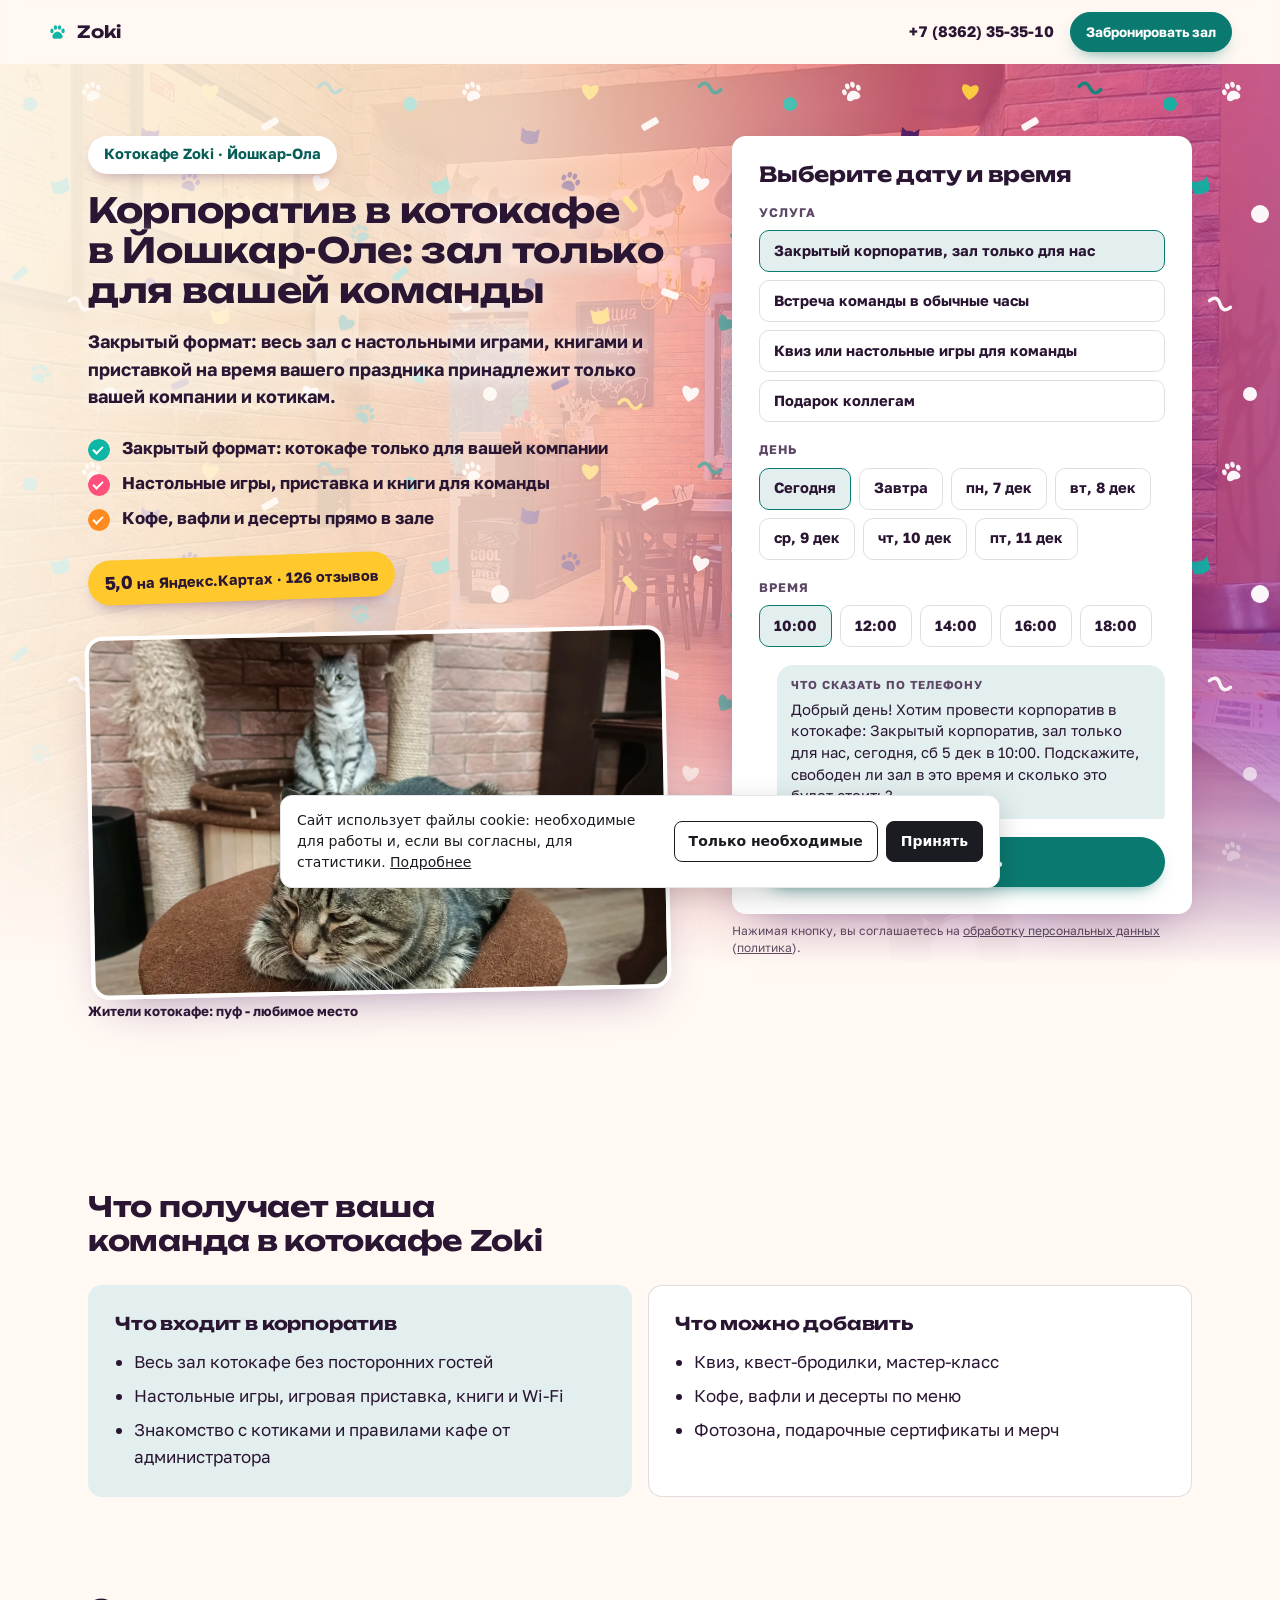
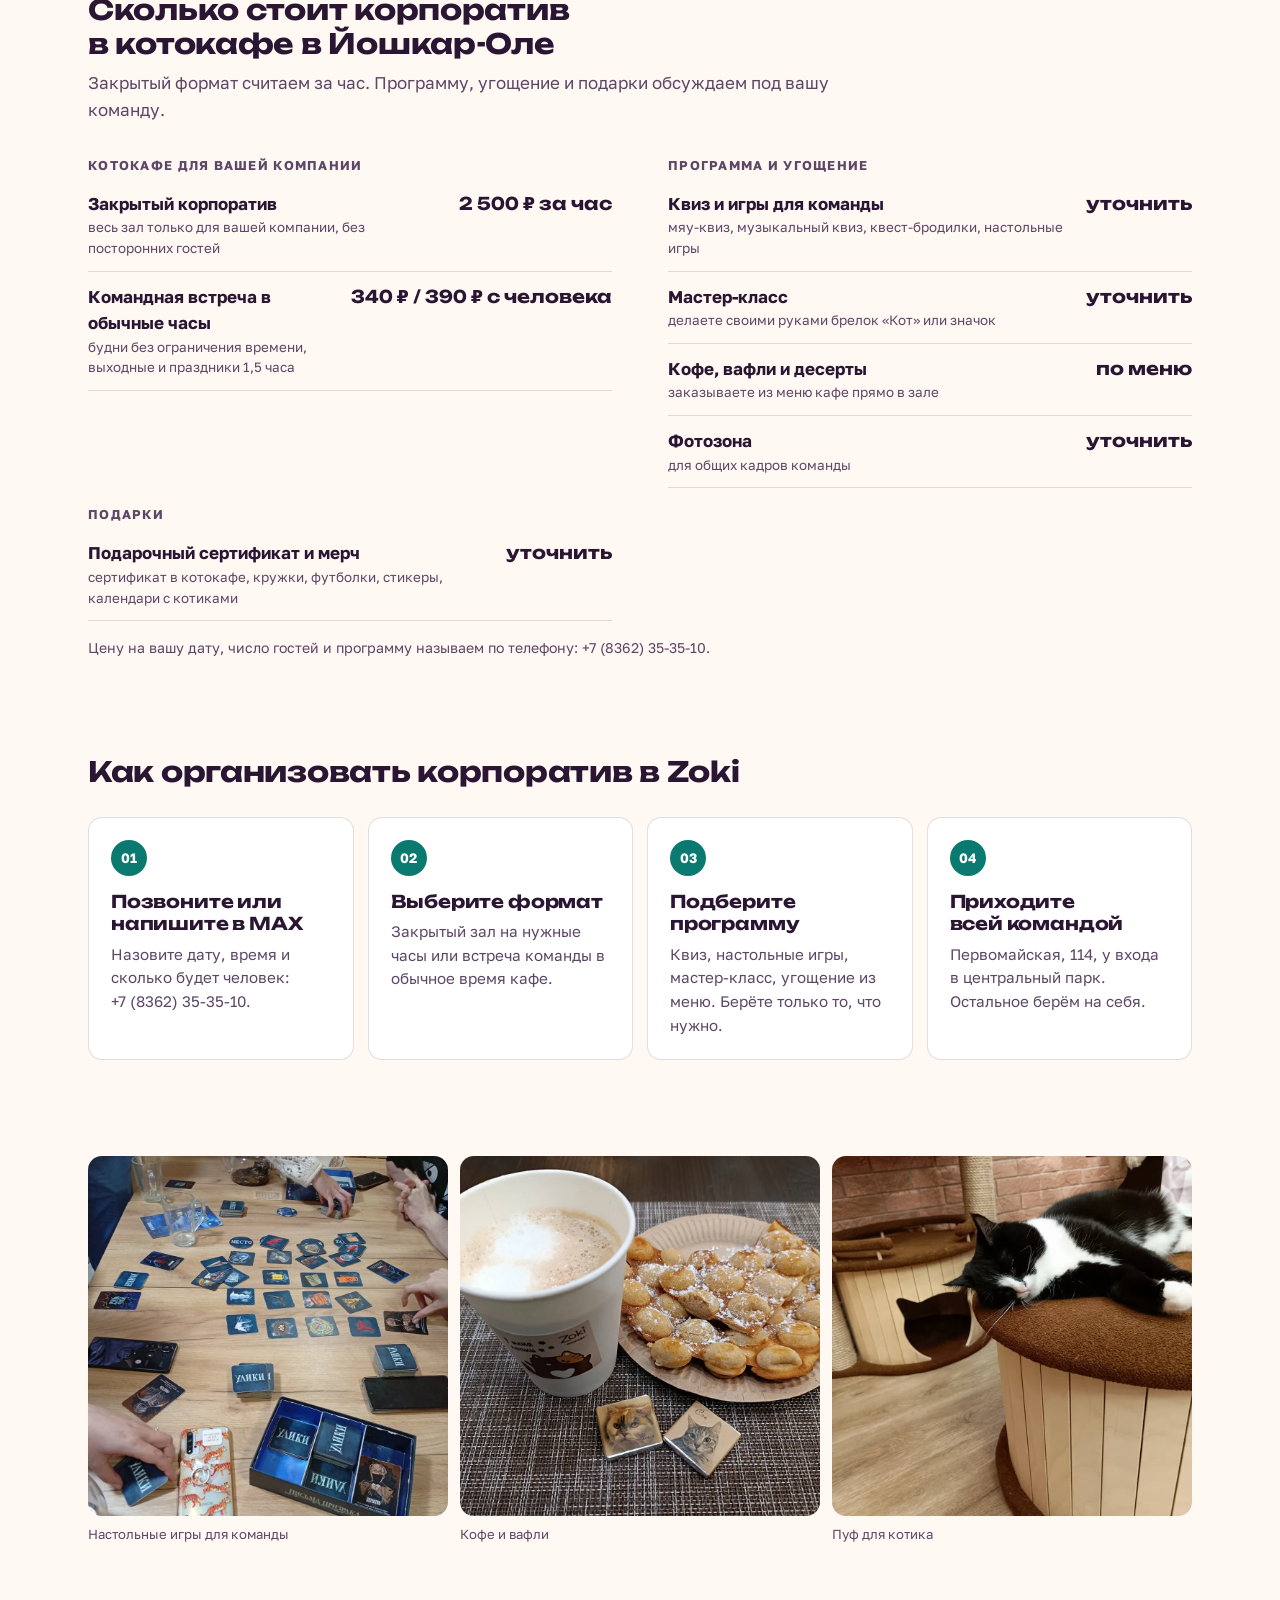
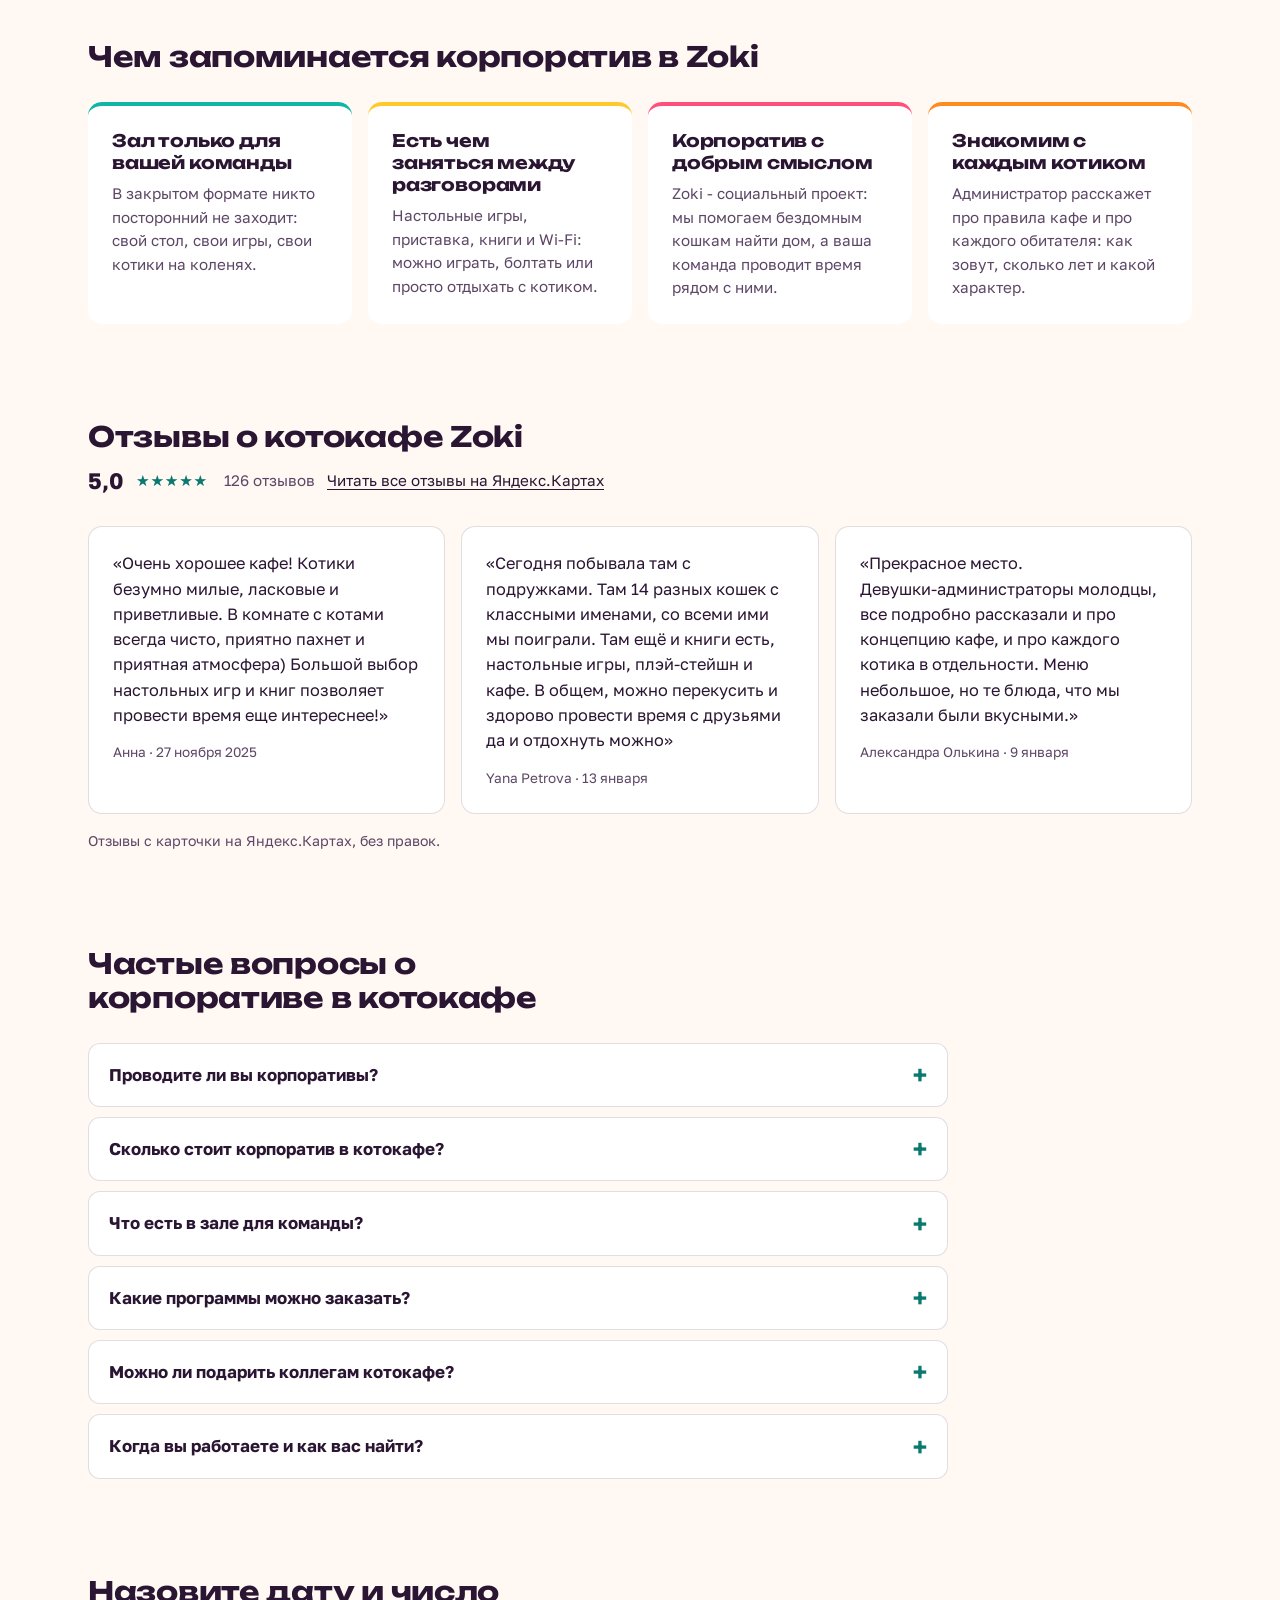
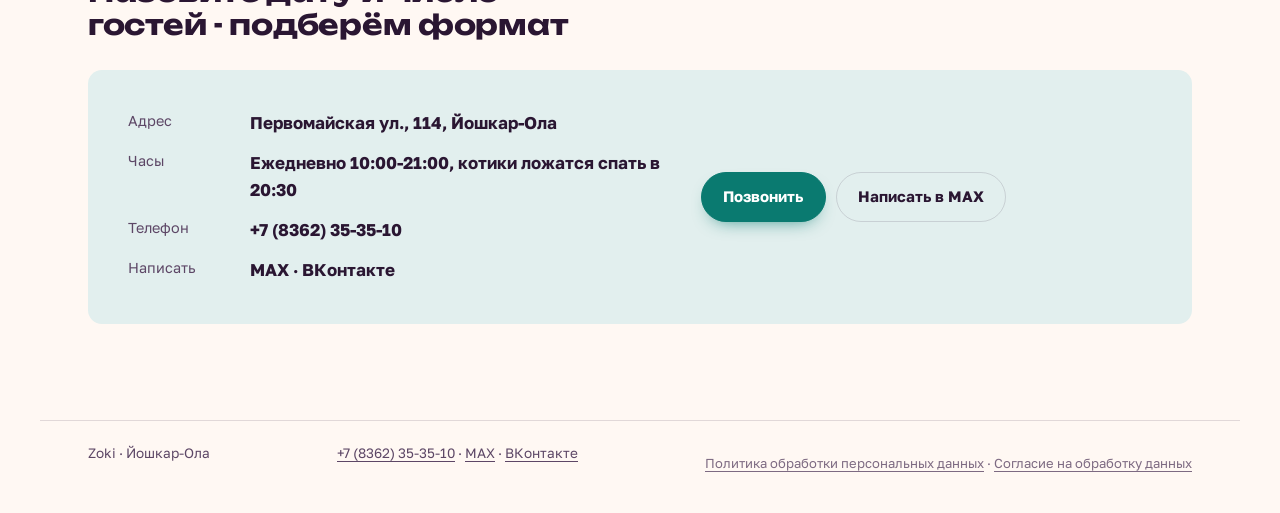
<file: index.html>
<!doctype html>
<html lang="ru">
<head>
<meta charset="utf-8">
<meta name="robots" content="noindex, nofollow" data-publish>
<meta name="viewport" content="width=device-width, initial-scale=1, viewport-fit=cover">
<title>Корпоратив в котокафе в Йошкар-Оле - Zoki, зал только для вашей команды</title>
<link rel="canonical" href="https://ajax55sv-cell.github.io/zoki-yoshkar-ola/">
<meta name="description" content="Zoki в Йошкар-Оле: закрытый корпоратив в котокафе, настольные игры, приставка, кофе и вафли. 5,0 на Яндекс Картах, 126 отзывов. Бронь по телефону +7 (8362) 35-35-10.">
<meta property="og:type" content="website">
<meta property="og:url" content="https://ajax55sv-cell.github.io/zoki-yoshkar-ola/">
<meta property="og:site_name" content="Zoki">
<meta property="og:locale" content="ru_RU">
<meta property="og:title" content="Корпоратив в котокафе в Йошкар-Оле - Zoki">
<meta property="og:description" content="Zoki в Йошкар-Оле: закрытый корпоратив в котокафе, настольные игры, приставка, кофе и вафли. 5,0 на Яндекс Картах, 126 отзывов. Бронь по телефону +7 (8362) 35-35-10.">
<meta property="og:image" content="https://ajax55sv-cell.github.io/zoki-yoshkar-ola/assets/og.jpg">
<link rel="preload" as="font" type="font/woff2" href="assets/fonts/unbounded-cyrillic-700.woff2" crossorigin>
<link rel="preload" as="image" href="assets/hero.webp" fetchpriority="high">
<link rel="icon" href="data:image/svg+xml,%3Csvg xmlns=%27http://www.w3.org/2000/svg%27 viewBox=%270 0 32 32%27%3E%3Crect x=%276%27 y=%276%27 width=%2720%27 height=%2720%27 rx=%275%27 fill=%27%232f6b4d%27/%3E%3C/svg%3E">
<style>
@font-face{font-family:'Unbounded';font-style:normal;font-weight:700;font-display:swap;src:url('assets/fonts/unbounded-cyrillic-700.woff2') format('woff2');unicode-range:U+0301,U+0400-045F,U+0490-0491,U+04B0-04B1,U+2116;}
@font-face{font-family:'Unbounded';font-style:normal;font-weight:700;font-display:swap;src:url('assets/fonts/unbounded-latin-700.woff2') format('woff2');unicode-range:U+0000-00FF,U+0131,U+0152-0153,U+02BB-02BC,U+02C6,U+02DA,U+02DC,U+2000-206F,U+20AC,U+2122,U+2191,U+2193,U+2212,U+2215;}
@font-face{font-family:'Golos Text';font-style:normal;font-weight:400;font-display:swap;src:url('assets/fonts/golos-text-cyrillic-400.woff2') format('woff2');unicode-range:U+0301,U+0400-045F,U+0490-0491,U+04B0-04B1,U+2116;}
@font-face{font-family:'Golos Text';font-style:normal;font-weight:400;font-display:swap;src:url('assets/fonts/golos-text-latin-400.woff2') format('woff2');unicode-range:U+0000-00FF,U+0131,U+0152-0153,U+02BB-02BC,U+02C6,U+02DA,U+02DC,U+2000-206F,U+20AC,U+2122,U+2191,U+2193,U+2212,U+2215;}
@font-face{font-family:'Golos Text';font-style:normal;font-weight:700;font-display:swap;src:url('assets/fonts/golos-text-cyrillic-700.woff2') format('woff2');unicode-range:U+0301,U+0400-045F,U+0490-0491,U+04B0-04B1,U+2116;}
@font-face{font-family:'Golos Text';font-style:normal;font-weight:700;font-display:swap;src:url('assets/fonts/golos-text-latin-700.woff2') format('woff2');unicode-range:U+0000-00FF,U+0131,U+0152-0153,U+02BB-02BC,U+02C6,U+02DA,U+02DC,U+2000-206F,U+20AC,U+2122,U+2191,U+2193,U+2212,U+2215;}

:root { --c-canvas: #fff8f3; --c-surface: #ffffff; --c-ink: #2a1632; --c-ink-soft: #5d4766; --c-accent: #0a7a70; --c-accent-ink: #ffffff; --c-accent-deep: #075e57; --f-display: 'Unbounded', 'Trebuchet MS', 'Segoe UI', system-ui, sans-serif; --f-text: 'Golos Text', 'Segoe UI', system-ui, sans-serif; --h1k: 1; }
</style>
<link rel="stylesheet" href="style-prod.css">
<script type="application/ld+json">[{"@context":"https://schema.org","@type":"CafeOrCoffeeShop","name":"Zoki","description":"Котокафе в Йошкар-Оле: закрытые корпоративы, встречи команды, настольные игры, приставка, кофе и вафли.","url":"https://ajax55sv-cell.github.io/zoki-yoshkar-ola/","image":"https://ajax55sv-cell.github.io/zoki-yoshkar-ola/assets/og.jpg","telephone":"+78362353510","openingHoursSpecification":[{"@type":"OpeningHoursSpecification","dayOfWeek":["Monday","Tuesday","Wednesday","Thursday","Friday","Saturday","Sunday"],"opens":"10:00","closes":"21:00"}],"address":{"@type":"PostalAddress","streetAddress":"Первомайская улица, 114","addressLocality":"Йошкар-Ола","addressRegion":"Республика Марий Эл","addressCountry":"RU"},"aggregateRating":{"@type":"AggregateRating","ratingValue":"5.0","ratingCount":"217","reviewCount":"126"},"sameAs":["https://yandex.ru/maps/org/zoki/245249345306/","https://vk.ru/zoki_ola","https://max.ru/id434579217494_biz"]},{"@context":"https://schema.org","@type":"FAQPage","mainEntity":[{"@type":"Question","name":"Проводите ли вы корпоративы?","acceptedAnswer":{"@type":"Answer","text":"Да. Можно закрыть котокафе под вашу компанию или прийти командой в обычные часы. Дату, число гостей и программу обсудим по телефону."}},{"@type":"Question","name":"Сколько стоит корпоратив в котокафе?","acceptedAnswer":{"@type":"Answer","text":"Закрытый формат считаем за час, 2 500 ₽ за весь зал. Вход в обычные часы стоит 340 ₽ в будни без ограничения времени и 390 ₽ в выходные на 1,5 часа. Программу и угощение обсуждаем отдельно."}},{"@type":"Question","name":"Что есть в зале для команды?","acceptedAnswer":{"@type":"Answer","text":"Настольные игры, игровые приставки, книги, Wi-Fi, можно работать с ноутбуком. Из еды - кофе, вафли, блинчики, сырники и десерты."}},{"@type":"Question","name":"Какие программы можно заказать?","acceptedAnswer":{"@type":"Answer","text":"Мяу-квиз, музыкальный квиз, квест-бродилки, настольные игры и мастер-классы по изготовлению брелока «Кот» и значка."}},{"@type":"Question","name":"Можно ли подарить коллегам котокафе?","acceptedAnswer":{"@type":"Answer","text":"Да, у нас есть подарочные сертификаты и мерч с котиками: кружки, футболки, стикеры и календари."}},{"@type":"Question","name":"Когда вы работаете и как вас найти?","acceptedAnswer":{"@type":"Answer","text":"Ежедневно с 10:00 до 21:00, котики ложатся спать в 20:30. Адрес: Йошкар-Ола, Первомайская улица, 114, напротив входа в центральный парк. С животными приходить нельзя."}}]}]</script>
<style>
/* legal-add */
.legal-links{margin-top:10px;font-size:13px;opacity:.8;hyphens:none}
.legal-links a{color:inherit}
.ckn{margin:8px 0 0;font-size:12px;line-height:1.45;opacity:.75;hyphens:none}
.ckn a{color:inherit;text-decoration:underline}
.ckb{position:fixed;left:12px;right:12px;bottom:12px;z-index:9999;max-width:720px;margin:0 auto;padding:14px 16px;background:#fff;color:#1b1c22;border:1px solid #e7e8ee;border-radius:12px;box-shadow:0 8px 28px rgba(0,0,0,.18);font:400 14px/1.5 system-ui,-apple-system,"Segoe UI",Arial,sans-serif;hyphens:none;display:flex;gap:12px;align-items:center;flex-wrap:wrap}
.ckb p{margin:0;flex:1 1 280px}
.ckb a{color:inherit;text-decoration:underline}
.ckb__b{display:flex;gap:8px;flex-wrap:wrap}
.ckb button{font:inherit;font-weight:600;padding:9px 14px;border-radius:8px;border:1px solid #1b1c22;background:#fff;color:#1b1c22;cursor:pointer}
.ckb button[data-v="all"]{background:#1b1c22;color:#fff}
</style>
</head>
<body class="s-prod" id="top" data-wa="" data-tg="" data-max="">
<header class="s-bar" data-s-bar>
  <a class="s-bar__brand" href="#top"><i aria-hidden="true"></i>Zoki</a>
  <div class="s-bar__right">
    <a class="s-bar__tel" href="tel:+78362353510">+7 (8362) 35-35-10</a>
    <a class="s-btn s-btn--sm" href="#widget">Забронировать зал</a>
  </div>
</header>
<main>
  <section class="s-hero">
    <div class="s-hero__text">
      <p class="s-eyebrow">Котокафе Zoki · <span class="nw">Йошкар-Ола</span></p>
      <h1>Корпоратив в котокафе в <span class="nw">Йошкар-Оле</span>: зал только для вашей команды</h1>
      <p class="s-lead">Закрытый формат: весь зал с настольными играми, книгами и приставкой на время вашего праздника принадлежит только вашей компании и котикам.</p>
      <ul class="s-ticks"><li>Закрытый формат: котокафе только для вашей компании</li><li>Настольные игры, приставка и книги для команды</li><li>Кофе, вафли и десерты прямо в зале</li></ul>
      <p class="s-rating"><b>5,0</b> на Яндекс.Картах · 126 отзывов</p>
      <figure class="s-hero__photo"><img class="" src="assets/koty.webp" alt="Полосатый кот лежит на круглом пуфе, на кошачьей башне за ним сидит ещё один" loading="lazy" decoding="async" style="object-position:50% 50%"><figcaption>Жители котокафе: пуф - любимое место</figcaption></figure>
    </div>
    <div class="s-hero__widget" id="widget"><form class="s-widget" data-s-booking data-days="7" data-closed="" data-slots="10:00,12:00,14:00,16:00,18:00" data-message="Добрый день! Хотим провести корпоратив в котокафе: {услуга}, {день} в {время}. Подскажите, свободен ли зал в это время и сколько это будет стоить?" onsubmit="return false">
      <h2 class="s-widget__title">Выберите дату и время</h2>
      <fieldset><legend>Услуга</legend>
        <div class="s-chips s-chips--col"><label class="s-chip s-chip--row"><input type="radio" name="svc" value="0" data-name="Закрытый корпоратив, зал только для нас" data-price="" data-from="" data-min="" checked><span>Закрытый корпоратив, зал только для нас</span><b></b></label><label class="s-chip s-chip--row"><input type="radio" name="svc" value="1" data-name="Встреча команды в обычные часы" data-price="" data-from="" data-min=""><span>Встреча команды в обычные часы</span><b></b></label><label class="s-chip s-chip--row"><input type="radio" name="svc" value="2" data-name="Квиз или настольные игры для команды" data-price="" data-from="" data-min=""><span>Квиз или настольные игры для команды</span><b></b></label><label class="s-chip s-chip--row"><input type="radio" name="svc" value="3" data-name="Подарок коллегам" data-price="" data-from="" data-min=""><span>Подарок коллегам</span><b></b></label></div>
      </fieldset>
      <fieldset><legend>День</legend><div class="s-chips" data-s-days></div></fieldset>
      <fieldset><legend>Время</legend><div class="s-chips" data-s-times></div></fieldset>
      <div class="s-bubble" aria-live="polite"><span class="s-bubble__label">Что сказать по телефону</span><p data-s-bubble></p></div>
      <div class="s-send">
        <a class="s-btn s-btn--wide" href="tel:+78362353510">Позвонить</a>
        
      </div>
      </form><p class="ckn">Нажимая кнопку, вы соглашаетесь на <a href="soglasie.html">обработку персональных данных</a> (<a href="politika.html">политика</a>).</p></div>
    <figure class="s-hero__bg" aria-hidden="true"><img class="" src="assets/hero.webp" alt="Зал котокафе с кирпичными стенами, деревянными столами и гирляндой из кошачьих мордочек" decoding="async" style="object-position:50% 50%" fetchpriority="high"></figure>
  </section>

  <section class="s-section s-reveal">
    <header class="s-section__head"><h2>Что получает ваша команда в котокафе Zoki</h2></header>
    <div class="s-incl">
      <div><h3>Что входит в корпоратив</h3><ul><li>Весь зал котокафе без посторонних гостей</li><li>Настольные игры, игровая приставка, книги и Wi-Fi</li><li>Знакомство с котиками и правилами кафе от администратора</li></ul></div>
      <div><h3>Что можно добавить</h3><ul><li>Квиз, <span class="nw">квест-бродилки</span>, <span class="nw">мастер-класс</span></li><li>Кофе, вафли и десерты по меню</li><li>Фотозона, подарочные сертификаты и мерч</li></ul></div>
    </div>
  </section>

  <section class="s-section s-reveal" id="prices">
    <header class="s-section__head"><h2>Сколько стоит корпоратив в котокафе в <span class="nw">Йошкар-Оле</span></h2><p>Закрытый формат считаем за час. Программу, угощение и подарки обсуждаем под вашу команду.</p></header>
    <div class="s-board"><div class="s-board__group">
      <h3 class="s-board__title">Котокафе для вашей компании</h3>
      <ul class="s-board__list">
        <li class="s-board__row"><span class="s-board__name">Закрытый корпоратив<em>весь зал только для вашей компании, без посторонних гостей</em></span><span class="s-board__dots" aria-hidden="true"></span><span class="s-board__price">2 500 ₽ за час</span></li>
        <li class="s-board__row"><span class="s-board__name">Командная встреча в обычные часы<em>будни без ограничения времени, выходные и праздники 1,5 часа</em></span><span class="s-board__dots" aria-hidden="true"></span><span class="s-board__price">340 ₽ / 390 ₽ с человека</span></li>
      </ul>
    </div>
<div class="s-board__group">
      <h3 class="s-board__title">Программа и угощение</h3>
      <ul class="s-board__list">
        <li class="s-board__row"><span class="s-board__name">Квиз и игры для команды<em><span class="nw">мяу-квиз</span>, музыкальный квиз, <span class="nw">квест-бродилки</span>, настольные игры</em></span><span class="s-board__dots" aria-hidden="true"></span><span class="s-board__price">уточнить</span></li>
        <li class="s-board__row"><span class="s-board__name"><span class="nw">Мастер-класс</span><em>делаете своими руками брелок «Кот» или значок</em></span><span class="s-board__dots" aria-hidden="true"></span><span class="s-board__price">уточнить</span></li>
        <li class="s-board__row"><span class="s-board__name">Кофе, вафли и десерты<em>заказываете из меню кафе прямо в зале</em></span><span class="s-board__dots" aria-hidden="true"></span><span class="s-board__price">по меню</span></li>
        <li class="s-board__row"><span class="s-board__name">Фотозона<em>для общих кадров команды</em></span><span class="s-board__dots" aria-hidden="true"></span><span class="s-board__price">уточнить</span></li>
      </ul>
    </div>
<div class="s-board__group">
      <h3 class="s-board__title">Подарки</h3>
      <ul class="s-board__list">
        <li class="s-board__row"><span class="s-board__name">Подарочный сертификат и мерч<em>сертификат в котокафе, кружки, футболки, стикеры, календари с котиками</em></span><span class="s-board__dots" aria-hidden="true"></span><span class="s-board__price">уточнить</span></li>
      </ul>
    </div></div>
    <p class="s-note">Цену на вашу дату, число гостей и программу называем по телефону: +7 (8362) 35-35-10.</p>
  </section>

  <section class="s-section s-reveal">
    <header class="s-section__head"><h2>Как организовать корпоратив в Zoki</h2></header>
    <ol class="s-steps">
      <li class="s-steps__item"><span class="s-steps__n">01</span><h3>Позвоните или напишите в MAX</h3><p>Назовите дату, время и сколько будет человек: +7 (8362) 35-35-10.</p></li>
      <li class="s-steps__item"><span class="s-steps__n">02</span><h3>Выберите формат</h3><p>Закрытый зал на нужные часы или встреча команды в обычное время кафе.</p></li>
      <li class="s-steps__item"><span class="s-steps__n">03</span><h3>Подберите программу</h3><p>Квиз, настольные игры, <span class="nw">мастер-класс</span>, угощение из меню. Берёте только то, что нужно.</p></li>
      <li class="s-steps__item"><span class="s-steps__n">04</span><h3>Приходите всей командой</h3><p>Первомайская, 114, у входа в центральный парк. Остальное берём на себя.</p></li>
    </ol>
  </section>

  <section class="s-photos s-reveal" aria-label="Фото котокафе Zoki"><h2 class="sr-only">Фото котокафе Zoki в <span class="nw">Йошкар-Оле</span>: настольные игры, кофе, котики</h2><figure><img class="" src="assets/igry.webp" alt="Настольная игра с карточками на деревянном столе, вокруг руки игроков" loading="lazy" decoding="async"><figcaption>Настольные игры для команды</figcaption></figure><figure><img class="" src="assets/vafli.webp" alt="Стакан кофе и порция вафель с сахарной пудрой, рядом шоколадки с кошачьими портретами" loading="lazy" decoding="async"><figcaption>Кофе и вафли</figcaption></figure><figure><img class="" src="assets/kot.webp" alt="Чёрно-белый кот спит на круглом пуфе в зале котокафе" loading="lazy" decoding="async"><figcaption>Пуф для котика</figcaption></figure></section>

  <section class="s-section s-reveal">
    <header class="s-section__head"><h2>Чем запоминается корпоратив в Zoki</h2></header>
    <ul class="s-promises">
      <li><h3>Зал только для вашей команды</h3><p>В закрытом формате никто посторонний не заходит: свой стол, свои игры, свои котики на коленях.</p></li>
      <li><h3>Есть чем заняться между разговорами</h3><p>Настольные игры, приставка, книги и Wi-Fi: можно играть, болтать или просто отдыхать с котиком.</p></li>
      <li><h3>Корпоратив с добрым смыслом</h3><p>Zoki - социальный проект: мы помогаем бездомным кошкам найти дом, а ваша команда проводит время рядом с ними.</p></li>
      <li><h3>Знакомим с каждым котиком</h3><p>Администратор расскажет про правила кафе и про каждого обитателя: как зовут, сколько лет и какой характер.</p></li>
    </ul>
  </section>

  <section class="s-section s-reveal">
    <header class="s-section__head s-section__head--reviews"><h2>Отзывы о котокафе Zoki</h2><p class="s-reviews__rating"><span class="s-reviews__num">5,0</span><span class="s-reviews__stars" style="--r: 5" aria-label="рейтинг 5,0 из 5"></span><span class="s-reviews__count">126 отзывов</span><a class="s-reviews__all" href="https://yandex.ru/maps/org/zoki/245249345306/" target="_blank" rel="noopener">Читать все отзывы на Яндекс.Картах</a></p></header>
    <ul class="s-reviews">
      <li><blockquote>«Очень хорошее кафе! Котики безумно милые, ласковые и приветливые. В комнате с котами всегда чисто, приятно пахнет и приятная атмосфера) Большой выбор настольных игр и книг позволяет провести время еще интереснее!»</blockquote><p class="s-reviews__who">Анна · 27 ноября 2025</p></li>
      <li><blockquote>«Сегодня побывала там с подружками. Там 14 разных кошек с классными именами, со всеми ими мы поиграли. Там ещё и книги есть, настольные игры, <span class="nw">плэй-стейшн</span> и кафе. В общем, можно перекусить и здорово провести время с друзьями да и отдохнуть можно»</blockquote><p class="s-reviews__who">Yana Petrova · 13 января</p></li>
      <li><blockquote>«Прекрасное место. <span class="nw">Девушки-администраторы</span> молодцы, все подробно рассказали и про концепцию кафе, и про каждого котика в отдельности. Меню небольшое, но те блюда, что мы заказали были вкусными.»</blockquote><p class="s-reviews__who">Александра Олькина · 9 января</p></li>
    </ul>
    <p class="s-note">Отзывы с карточки на Яндекс.Картах, без правок.</p>
  </section>

  <section class="s-section s-reveal">
    <header class="s-section__head"><h2>Частые вопросы о корпоративе в котокафе</h2></header>
    <div class="s-faq"><details><summary>Проводите ли вы корпоративы?</summary><p>Да. Можно закрыть котокафе под вашу компанию или прийти командой в обычные часы. Дату, число гостей и программу обсудим по телефону.</p></details><details><summary>Сколько стоит корпоратив в котокафе?</summary><p>Закрытый формат считаем за час, 2 500 ₽ за весь зал. Вход в обычные часы стоит 340 ₽ в будни без ограничения времени и 390 ₽ в выходные на 1,5 часа. Программу и угощение обсуждаем отдельно.</p></details><details><summary>Что есть в зале для команды?</summary><p>Настольные игры, игровые приставки, книги, Wi-Fi, можно работать с ноутбуком. Из еды - кофе, вафли, блинчики, сырники и десерты.</p></details><details><summary>Какие программы можно заказать?</summary><p><span class="nw">Мяу-квиз</span>, музыкальный квиз, <span class="nw">квест-бродилки</span>, настольные игры и <span class="nw">мастер-классы</span> по изготовлению брелока «Кот» и значка.</p></details><details><summary>Можно ли подарить коллегам котокафе?</summary><p>Да, у нас есть подарочные сертификаты и мерч с котиками: кружки, футболки, стикеры и календари.</p></details><details><summary>Когда вы работаете и как вас найти?</summary><p>Ежедневно с 10:00 до 21:00, котики ложатся спать в 20:30. Адрес: <span class="nw">Йошкар-Ола</span>, Первомайская улица, 114, напротив входа в центральный парк. С животными приходить нельзя.</p></details></div>
  </section>

  <section class="s-section s-final s-reveal" id="contacts">
    <header class="s-section__head"><h2>Назовите дату и число гостей - подберём формат</h2></header>
    <div class="s-contacts">
      <dl>
        <div><dt>Адрес</dt><dd>Первомайская ул., 114, <span class="nw">Йошкар-Ола</span></dd></div>
        <div><dt>Часы</dt><dd>Ежедневно 10:00-21:00, котики ложатся спать в 20:30</dd></div>
        <div><dt>Телефон</dt><dd><a href="tel:+78362353510">+7 (8362) 35-35-10</a></dd></div>
        <div><dt>Написать</dt><dd><a href="https://max.ru/id434579217494_biz" target="_blank" rel="noopener">MAX</a> · <a href="https://vk.ru/zoki_ola" target="_blank" rel="noopener">ВКонтакте</a></dd></div>
      </dl>
      <div class="s-contacts__actions">
        <a class="s-btn" href="tel:+78362353510">Позвонить</a>
        <a class="s-btn s-btn--ghost" href="https://max.ru/id434579217494_biz" target="_blank" rel="noopener">Написать в MAX</a>
        
      </div>
    </div>
  </section>
</main>
<footer class="s-foot"><p>Zoki · <span class="nw">Йошкар-Ола</span></p><p><a href="tel:+78362353510">+7 (8362) 35-35-10</a> · <a href="https://max.ru/id434579217494_biz" target="_blank" rel="noopener">MAX</a> · <a href="https://vk.ru/zoki_ola" target="_blank" rel="noopener">ВКонтакте</a></p><p class="legal-links"><a href="politika.html">Политика обработки персональных данных</a> · <a href="soglasie.html">Согласие на обработку данных</a></p></footer>
<nav class="s-dock" aria-label="Быстрая связь"><a class="s-btn" href="#widget">Забронировать зал</a><a class="s-btn s-btn--ghost" href="tel:+78362353510">Позвонить</a></nav>
<script src="style.js" defer></script>
<script>
(function(){var K='cookie-choice';try{if(localStorage.getItem(K))return}catch(e){}
var b=document.createElement('div');b.className='ckb';b.setAttribute('role','dialog');b.setAttribute('aria-label','Файлы cookie');
b.innerHTML='<p>Сайт использует файлы cookie: необходимые для работы и, если вы согласны, для статистики. <a href="politika.html">Подробнее</a></p><div class="ckb__b"><button type="button" data-v="necessary">Только необходимые</button><button type="button" data-v="all">Принять</button></div>';
b.addEventListener('click',function(e){var v=e.target.getAttribute&&e.target.getAttribute('data-v');if(!v)return;try{localStorage.setItem(K,v)}catch(x){}try{document.dispatchEvent(new CustomEvent('cookie-choice',{detail:v}))}catch(x){}b.remove()});
document.body.appendChild(b)})();
</script>
<!-- legal-add -->
</body>
</html>
</file>
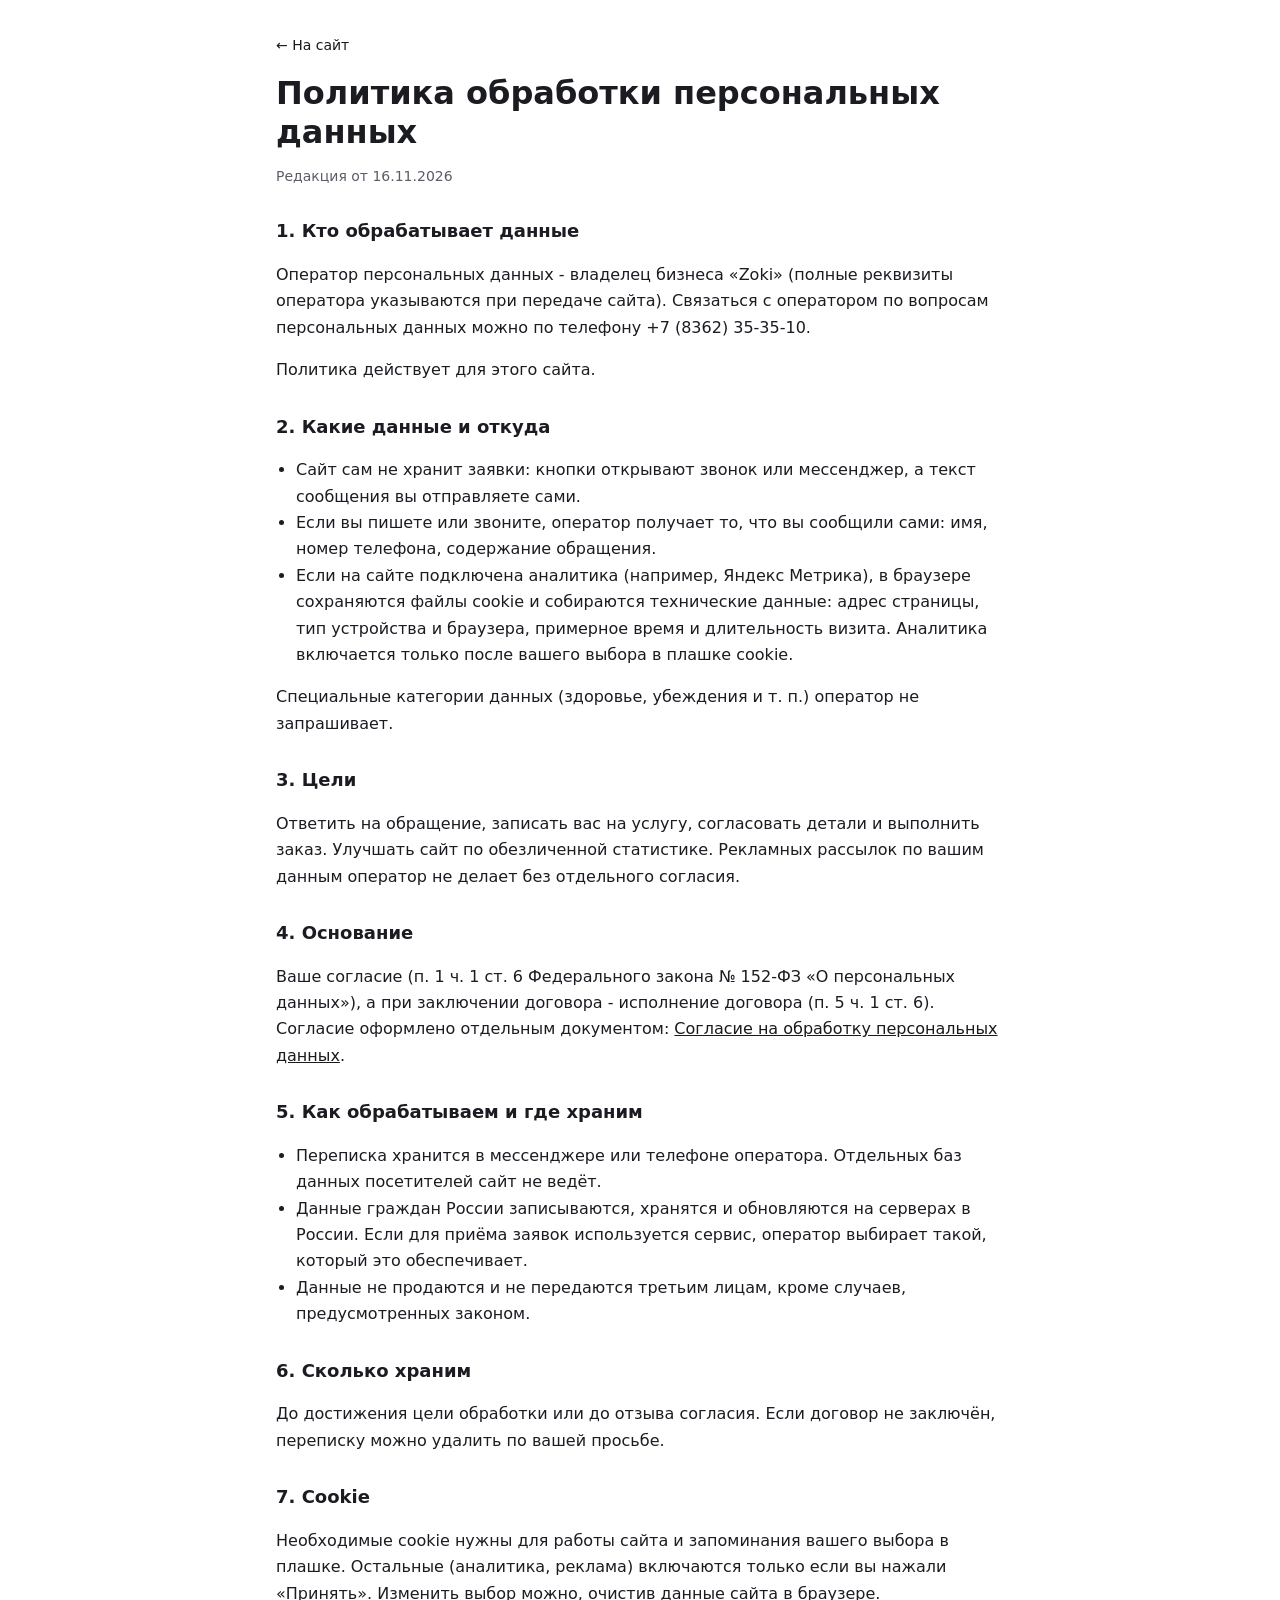
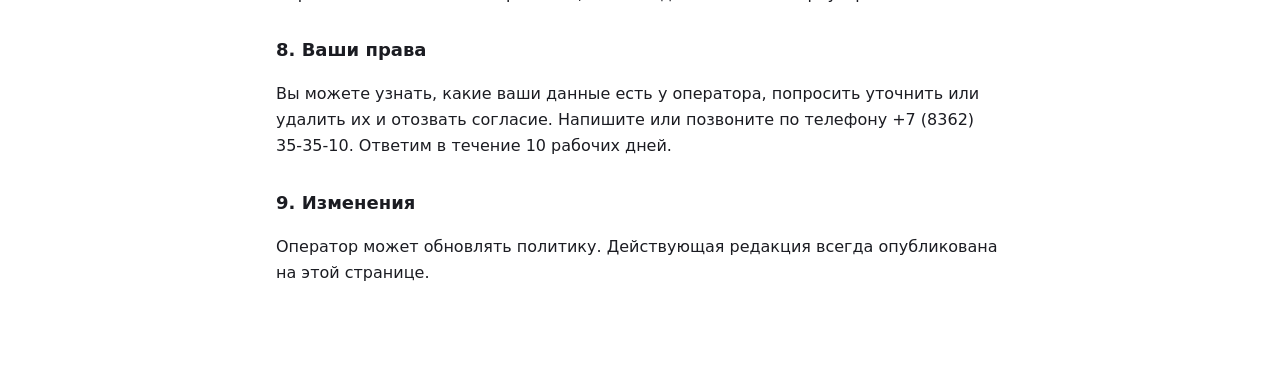
<file: politika.html>
<!doctype html>
<html lang="ru">
<head>
<meta charset="utf-8">
<meta name="viewport" content="width=device-width, initial-scale=1">
<title>Политика обработки персональных данных - Zoki</title>
<style>:root{--accent:#1a1a1a;--ink:#1b1c22;--ink-2:#5b5d68;--line:#e7e8ee}
*{box-sizing:border-box}
html,body,h1,h2,p,li{hyphens:none;-webkit-hyphens:none}
body{margin:0;background:#fff;color:var(--ink);font:400 16px/1.65 system-ui,-apple-system,"Segoe UI",Arial,sans-serif}
main{max-width:760px;margin:0 auto;padding:32px 16px 64px}
a{color:var(--accent)}
h1{font-size:clamp(24px,4vw,32px);line-height:1.2;margin:16px 0 6px}
h2{font-size:18px;margin:28px 0 8px}
.muted{color:var(--ink-2);font-size:14px}
.back{font-size:14px;text-decoration:none}
ul{padding-left:20px}</style>
</head>
<body>
<main>
<a class="back" href="./">← На сайт</a>
<h1>Политика обработки персональных данных</h1>
<p class="muted">Редакция от 16.11.2026</p>

<h2>1. Кто обрабатывает данные</h2>
<p>Оператор персональных данных - владелец бизнеса «Zoki» (полные реквизиты оператора указываются при передаче сайта). Связаться с оператором по вопросам персональных данных можно по телефону +7 (8362) 35-35-10.</p>
<p>Политика действует для этого сайта.</p>

<h2>2. Какие данные и откуда</h2>
<ul>
<li>Сайт сам не хранит заявки: кнопки открывают звонок или мессенджер, а текст сообщения вы отправляете сами.</li>
<li>Если вы пишете или звоните, оператор получает то, что вы сообщили сами: имя, номер телефона, содержание обращения.</li>
<li>Если на сайте подключена аналитика (например, Яндекс Метрика), в браузере сохраняются файлы cookie и собираются технические данные: адрес страницы, тип устройства и браузера, примерное время и длительность визита. Аналитика включается только после вашего выбора в плашке cookie.</li>
</ul>
<p>Специальные категории данных (здоровье, убеждения и т. п.) оператор не запрашивает.</p>

<h2>3. Цели</h2>
<p>Ответить на обращение, записать вас на услугу, согласовать детали и выполнить заказ. Улучшать сайт по обезличенной статистике. Рекламных рассылок по вашим данным оператор не делает без отдельного согласия.</p>

<h2>4. Основание</h2>
<p>Ваше согласие (п. 1 ч. 1 ст. 6 Федерального закона № 152-ФЗ «О персональных данных»), а при заключении договора - исполнение договора (п. 5 ч. 1 ст. 6). Согласие оформлено отдельным документом: <a href="soglasie.html">Согласие на обработку персональных данных</a>.</p>

<h2>5. Как обрабатываем и где храним</h2>
<ul>
<li>Переписка хранится в мессенджере или телефоне оператора. Отдельных баз данных посетителей сайт не ведёт.</li>
<li>Данные граждан России записываются, хранятся и обновляются на серверах в России. Если для приёма заявок используется сервис, оператор выбирает такой, который это обеспечивает.</li>
<li>Данные не продаются и не передаются третьим лицам, кроме случаев, предусмотренных законом.</li>
</ul>

<h2>6. Сколько храним</h2>
<p>До достижения цели обработки или до отзыва согласия. Если договор не заключён, переписку можно удалить по вашей просьбе.</p>

<h2>7. Cookie</h2>
<p>Необходимые cookie нужны для работы сайта и запоминания вашего выбора в плашке. Остальные (аналитика, реклама) включаются только если вы нажали «Принять». Изменить выбор можно, очистив данные сайта в браузере.</p>

<h2>8. Ваши права</h2>
<p>Вы можете узнать, какие ваши данные есть у оператора, попросить уточнить или удалить их и отозвать согласие. Напишите или позвоните по телефону +7 (8362) 35-35-10. Ответим в течение 10 рабочих дней.</p>

<h2>9. Изменения</h2>
<p>Оператор может обновлять политику. Действующая редакция всегда опубликована на этой странице.</p>

</main>
</body>
</html>
</file>
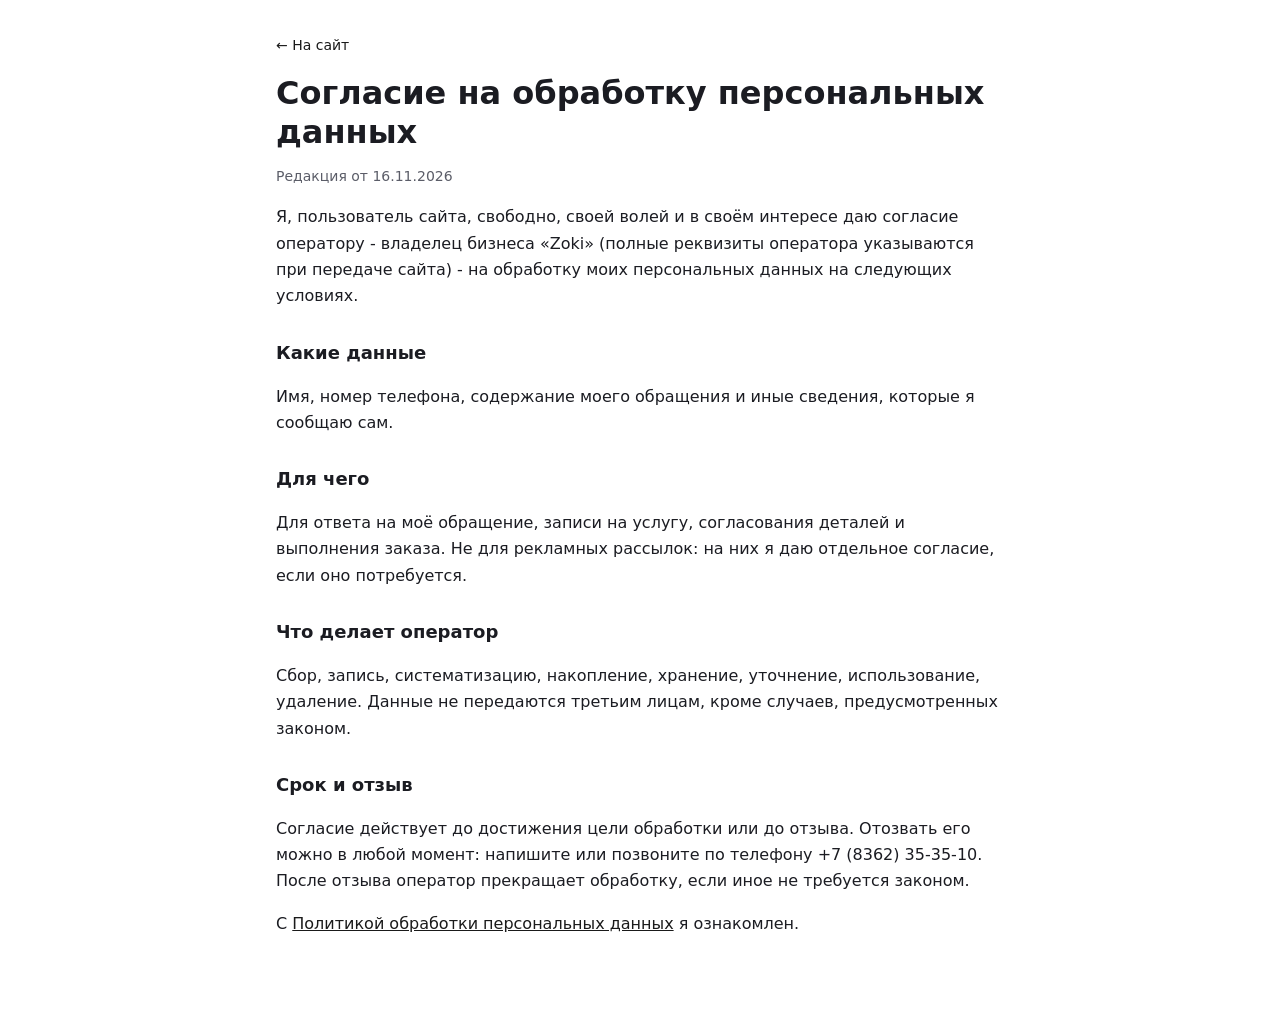
<file: soglasie.html>
<!doctype html>
<html lang="ru">
<head>
<meta charset="utf-8">
<meta name="viewport" content="width=device-width, initial-scale=1">
<title>Согласие на обработку персональных данных - Zoki</title>
<style>:root{--accent:#1a1a1a;--ink:#1b1c22;--ink-2:#5b5d68;--line:#e7e8ee}
*{box-sizing:border-box}
html,body,h1,h2,p,li{hyphens:none;-webkit-hyphens:none}
body{margin:0;background:#fff;color:var(--ink);font:400 16px/1.65 system-ui,-apple-system,"Segoe UI",Arial,sans-serif}
main{max-width:760px;margin:0 auto;padding:32px 16px 64px}
a{color:var(--accent)}
h1{font-size:clamp(24px,4vw,32px);line-height:1.2;margin:16px 0 6px}
h2{font-size:18px;margin:28px 0 8px}
.muted{color:var(--ink-2);font-size:14px}
.back{font-size:14px;text-decoration:none}
ul{padding-left:20px}</style>
</head>
<body>
<main>
<a class="back" href="./">← На сайт</a>
<h1>Согласие на обработку персональных данных</h1>
<p class="muted">Редакция от 16.11.2026</p>

<p>Я, пользователь сайта, свободно, своей волей и в своём интересе даю согласие оператору - владелец бизнеса «Zoki» (полные реквизиты оператора указываются при передаче сайта) - на обработку моих персональных данных на следующих условиях.</p>

<h2>Какие данные</h2>
<p>Имя, номер телефона, содержание моего обращения и иные сведения, которые я сообщаю сам.</p>

<h2>Для чего</h2>
<p>Для ответа на моё обращение, записи на услугу, согласования деталей и выполнения заказа. Не для рекламных рассылок: на них я даю отдельное согласие, если оно потребуется.</p>

<h2>Что делает оператор</h2>
<p>Сбор, запись, систематизацию, накопление, хранение, уточнение, использование, удаление. Данные не передаются третьим лицам, кроме случаев, предусмотренных законом.</p>

<h2>Срок и отзыв</h2>
<p>Согласие действует до достижения цели обработки или до отзыва. Отозвать его можно в любой момент: напишите или позвоните по телефону +7 (8362) 35-35-10. После отзыва оператор прекращает обработку, если иное не требуется законом.</p>

<p>С <a href="politika.html">Политикой обработки персональных данных</a> я ознакомлен.</p>

</main>
</body>
</html>
</file>
<file: style-prod.css>
/* Стиль «Продающий»: лендинг под заявки. Главная деталь – калькулятор или онлайн-запись на первом экране
   и живое «сообщение-превью», которое уходит владельцу в мессенджер. Цвета и шрифты – из палитры ниши. */
*, *::before, *::after { box-sizing: border-box; }
:root {
  --hair: color-mix(in srgb, var(--c-ink) 14%, transparent);
  --tint: color-mix(in srgb, var(--c-accent) 12%, var(--c-surface));
  --wrap: 1200px; --gut: clamp(16px, 4vw, 48px);
  --r: 14px;
  --shadow: 0 18px 50px -18px color-mix(in srgb, #000 55%, transparent);
}
html { scroll-behavior: smooth; -webkit-text-size-adjust: 100%; overflow-x: clip; }
body { margin: 0; background: var(--c-canvas); color: var(--c-ink); font: 400 17px/1.55 var(--f-text); -webkit-font-smoothing: antialiased; }
img { display: block; max-width: 100%; }
a { color: inherit; }
h1, h2, h3 { font-family: var(--f-display); font-weight: 700; line-height: 1.06; margin: 0; letter-spacing: -.015em; text-wrap: balance; }
p { margin: 0; }
fieldset { border: 0; margin: 0; padding: 0; min-width: 0; }
:focus-visible { outline: 2px solid var(--c-accent); outline-offset: 3px; border-radius: 4px; }

.s-btn { display: inline-flex; align-items: center; justify-content: center; min-height: 50px; padding: 0 1.4em; border-radius: 999px;
  background: var(--c-accent); color: var(--c-accent-ink); font: 700 .95rem/1.1 var(--f-text); text-decoration: none; border: 1px solid var(--c-accent);
  text-align: center; transition: filter .2s ease, transform .2s ease; cursor: pointer; }
.s-btn:hover { filter: brightness(1.07); }
.s-btn:active { transform: translateY(1px); }
.s-btn--sm { min-height: 40px; padding: 0 1.1em; font-size: .85rem; }
.s-btn--ghost { background: transparent; color: var(--c-ink); border-color: var(--hair); font-weight: 600; }
.s-btn--wide { flex: 1; }

/* шапка */
.s-bar { position: sticky; top: 0; z-index: 30; display: flex; align-items: center; justify-content: space-between; gap: 16px;
  padding: 10px var(--gut); background: color-mix(in srgb, var(--c-canvas) 88%, transparent); -webkit-backdrop-filter: blur(10px); backdrop-filter: blur(10px); }
.s-bar.is-scrolled { box-shadow: 0 1px 0 var(--hair); }
.s-bar__brand { font: 700 1rem/1 var(--f-display); text-decoration: none; display: inline-flex; align-items: center; gap: .6em; min-height: 44px; white-space: nowrap; min-width: 0; }
.s-bar__brand i { width: .75em; height: .75em; border-radius: 50%; background: var(--c-accent); }
.s-bar__right { display: flex; align-items: center; gap: 16px; }
.s-bar__tel { text-decoration: none; font-weight: 700; font-size: .95rem; font-variant-numeric: tabular-nums; }

main { max-width: var(--wrap); margin: 0 auto; padding: 0 var(--gut); }

/* первый экран: текст слева, виджет справа, фото ниши – приглушённым фоном */
.s-hero { position: relative; display: grid; grid-template-columns: minmax(0, 1fr) minmax(0, 460px); gap: clamp(28px, 5vw, 64px); align-items: start;
  padding: clamp(32px, 6vw, 72px) 0 clamp(40px, 6vw, 72px); isolation: isolate; }
.s-hero__bg { position: absolute; z-index: -1; margin: 0; top: 0; left: calc(50% - 50vw); width: 100vw; height: min(78%, 620px); overflow: hidden; }
.s-hero__bg img { width: 100%; height: 100%; object-fit: cover; opacity: .3; filter: saturate(.85); }
.s-hero__bg::after { content: ""; position: absolute; inset: 0; background: linear-gradient(180deg, color-mix(in srgb, var(--c-canvas) 40%, transparent), var(--c-canvas) 96%); }
/* фото бизнеса крупно в левой колонке: владелец узнаёт своё место с первого экрана */
.s-hero__photo { margin: 30px 0 0; }
.s-hero__photo img { width: 100%; aspect-ratio: 16 / 9; object-fit: cover; border-radius: var(--r); border: 1px solid var(--hair); }
.s-hero__photo figcaption { margin-top: 8px; font-size: .84rem; color: var(--c-ink-soft); }
.s-eyebrow { display: inline-block; font-size: .8rem; font-weight: 700; letter-spacing: .1em; text-transform: uppercase; color: var(--c-accent-deep, var(--c-accent)); margin-bottom: 16px; }
.s-hero h1 { font-size: calc(clamp(2.1rem, 4.4vw, 3.7rem) * var(--h1k, 1)); overflow-wrap: normal; hyphens: none; }
.s-lead { margin-top: 18px; font-size: 1.12rem; color: var(--c-ink-soft); max-width: 32em; }
.s-ticks { list-style: none; margin: 26px 0 0; padding: 0; display: grid; gap: 12px; }
.s-ticks li { position: relative; padding-left: 34px; font-weight: 600; line-height: 1.35; }
.s-ticks li::before { content: ""; position: absolute; left: 0; top: .1em; width: 22px; height: 22px; border-radius: 50%; background: var(--c-accent);
  -webkit-mask: radial-gradient(circle, #000 0 100%); }
.s-ticks li::after { content: ""; position: absolute; left: 7px; top: calc(.1em + 5px); width: 6px; height: 10px; border: solid var(--c-accent-ink); border-width: 0 2px 2px 0; transform: rotate(45deg); }
.s-rating { margin-top: 26px; font-size: .92rem; color: var(--c-ink-soft); }
.s-rating b { color: var(--c-ink); font-size: 1.1rem; }

/* виджет */
.s-hero__widget { position: sticky; top: 76px; }
.s-widget { background: var(--c-surface); border-radius: var(--r); padding: 24px; box-shadow: var(--shadow); display: grid; gap: 18px; border: 1px solid var(--hair); }
.s-widget__title { font-size: 1.3rem; }
.s-widget legend, .s-range label { font-size: .78rem; font-weight: 700; letter-spacing: .08em; text-transform: uppercase; color: var(--c-ink-soft); margin-bottom: 8px; padding: 0; }
.s-chips { display: flex; flex-wrap: wrap; gap: 8px; }
.s-chips--col { flex-direction: column; flex-wrap: nowrap; }
.s-chip { position: relative; display: inline-flex; align-items: center; gap: 10px; min-height: 42px; padding: 8px 14px; border-radius: 10px; border: 1px solid var(--hair);
  cursor: pointer; font-size: .92rem; font-weight: 600; transition: border-color .15s ease, background-color .15s ease; }
.s-chip--row { justify-content: space-between; }
.s-chip--row b { font-weight: 700; white-space: nowrap; font-variant-numeric: tabular-nums; }
.s-chip--row b small { font-weight: 500; color: var(--c-ink-soft); }
.s-chip__p { font-weight: 500; font-size: .8rem; color: var(--c-ink-soft); white-space: nowrap; }
.s-chip input { position: absolute; opacity: 0; pointer-events: none; }
.s-chip:has(input:checked) { border-color: var(--c-accent); background: var(--tint); }
.s-chip:has(input:focus-visible) { outline: 2px solid var(--c-accent); outline-offset: 2px; }
.s-chip[aria-disabled="true"] { opacity: .4; cursor: default; }
.s-check { display: flex; align-items: center; gap: 10px; font-weight: 600; font-size: .92rem; cursor: pointer; }
.s-check input { width: 20px; height: 20px; accent-color: var(--c-accent); }
.s-check b { margin-left: auto; font-variant-numeric: tabular-nums; }
.s-range { display: grid; gap: 6px; }
.s-range label { display: flex; justify-content: space-between; margin: 0; }
.s-range label b { color: var(--c-ink); font-size: 1rem; font-weight: 700; letter-spacing: 0; text-transform: none; font-variant-numeric: tabular-nums; }
.s-range input { width: 100%; accent-color: var(--c-accent); height: 28px; }
.s-total { display: flex; align-items: baseline; justify-content: space-between; gap: 12px; padding-top: 14px; border-top: 1px solid var(--hair); }
.s-total span { color: var(--c-ink-soft); font-weight: 600; }
.s-total b { font: 700 1.9rem/1 var(--f-display); font-variant-numeric: tabular-nums; color: var(--c-accent); }

/* сообщение-превью: пузырь чата */
.s-bubble { position: relative; background: var(--tint); border-radius: 16px 16px 4px 16px; padding: 12px 14px; margin-left: 18px; }
.s-bubble__label { display: block; font-size: .72rem; font-weight: 700; letter-spacing: .08em; text-transform: uppercase; color: var(--c-ink-soft); margin-bottom: 4px; }
.s-bubble p { font-size: .93rem; line-height: 1.45; }
.s-send { display: flex; gap: 8px; }
.s-send__note { font-size: .82rem; color: var(--c-accent-deep, var(--c-accent)); }
.s-demo { font-size: .78rem; color: var(--c-ink-soft); }

/* секции */
.s-section { padding: clamp(56px, 8vw, 96px) 0 0; }
.s-section__head { display: grid; gap: 10px; margin-bottom: 28px; max-width: 46em; }
.s-section__head h2 { font-size: clamp(1.7rem, 3.2vw, 2.5rem); }
.s-section__head p { color: var(--c-ink-soft); }
.s-note { margin-top: 16px; font-size: .88rem; color: var(--c-ink-soft); max-width: 52em; }

.s-incl { display: grid; grid-template-columns: 1fr 1fr; gap: 16px; }
.s-incl > div { background: var(--c-surface); border-radius: var(--r); padding: 26px; border: 1px solid var(--hair); }
.s-incl > div:first-child { background: var(--tint); border-color: transparent; }
.s-incl h3 { font-size: 1.1rem; margin-bottom: 14px; }
.s-incl ul { margin: 0; padding-left: 1.1em; display: grid; gap: 8px; }

.s-board { display: grid; grid-template-columns: repeat(auto-fit, minmax(min(100%, 420px), 1fr)); gap: 12px 56px; }
.s-board__title { font: 700 .8rem var(--f-text); letter-spacing: .1em; text-transform: uppercase; color: var(--c-ink-soft); margin: 6px 0; }
.s-board__list { list-style: none; margin: 0; padding: 0; }
.s-board__row { display: flex; align-items: baseline; gap: 10px; padding: 12px 0; border-bottom: 1px solid var(--hair); }
.s-board__name { font-weight: 600; }
.s-board__name em { display: block; font-style: normal; font-size: .84rem; color: var(--c-ink-soft); font-weight: 400; }
.s-board__dots { flex: 1; }
.s-board__price { font: 700 1.1rem/1 var(--f-display); font-variant-numeric: tabular-nums; white-space: nowrap; }
.s-board__price small { font: 500 .78rem var(--f-text); color: var(--c-ink-soft); }

.s-steps { list-style: none; margin: 0; padding: 0; display: grid; grid-template-columns: repeat(auto-fit, minmax(min(100%, 170px), 1fr)); gap: 14px; }
.s-steps__item { background: var(--c-surface); border-radius: var(--r); padding: 22px; border: 1px solid var(--hair); }
.s-steps__n { display: inline-grid; place-items: center; width: 36px; height: 36px; border-radius: 50%; background: var(--c-accent); color: var(--c-accent-ink); font: 700 .85rem var(--f-text); }
.s-steps h3 { font-size: 1.1rem; margin-top: 14px; overflow-wrap: normal; hyphens: none; }
.s-steps__item { min-width: 0; }
.s-steps p { margin-top: 8px; color: var(--c-ink-soft); font-size: .95rem; }

.s-photos { display: grid; grid-template-columns: repeat(3, 1fr); gap: 12px; padding-top: clamp(56px, 8vw, 96px); }
.s-photos figure { margin: 0; }
.s-photos img { width: 100%; aspect-ratio: 1 / 1; object-fit: cover; border-radius: var(--r); }
.s-photos figcaption { font-size: .82rem; color: var(--c-ink-soft); margin-top: 8px; }

.s-promises { list-style: none; margin: 0; padding: 0; display: grid; grid-template-columns: repeat(auto-fit, minmax(min(100%, 260px), 1fr)); gap: 16px; }
.s-promises li { border-radius: var(--r); padding: 24px; background: var(--c-surface); border-top: 4px solid var(--c-accent); display: grid; gap: 8px; align-content: start; }
.s-promises h3 { font-size: 1.08rem; }
.s-promises p { color: var(--c-ink-soft); font-size: .95rem; }

.s-reviews { list-style: none; margin: 0; padding: 0; display: grid; grid-template-columns: repeat(auto-fit, minmax(min(100%, 280px), 1fr)); gap: 16px; }
.s-reviews li { background: var(--c-surface); border-radius: var(--r); padding: 24px; display: grid; gap: 14px; align-content: start; border: 1px solid var(--hair); }
.s-reviews blockquote { margin: 0; font-size: 1.02rem; }
.s-reviews__who { font-size: .85rem; color: var(--c-ink-soft); }
.s-section__head--reviews { max-width: none; }
.s-reviews__rating { display: flex; flex-wrap: wrap; align-items: center; gap: 6px 12px; color: var(--c-ink-soft); font-size: .95rem; }
.s-reviews__num { font-weight: 700; font-size: 1.4rem; color: var(--c-ink); }
.s-reviews__stars { --r: 5; display: inline-block; width: 5em; height: 1em; font-size: .95rem; line-height: 1; letter-spacing: .05em; white-space: nowrap; color: color-mix(in srgb, var(--c-ink) 18%, transparent); position: relative; }
.s-reviews__stars::before { content: "★★★★★"; }
.s-reviews__stars::after { content: "★★★★★"; position: absolute; inset: 0; width: calc(var(--r) / 5 * 100%); overflow: hidden; color: var(--c-accent); }
.s-reviews__all { color: var(--c-ink); text-underline-offset: 3px; }
.s-reviews__all:hover { color: var(--c-accent-deep, var(--c-accent)); }

.s-faq { display: grid; gap: 10px; max-width: 860px; }
.s-faq details { background: var(--c-surface); border-radius: 12px; border: 1px solid var(--hair); }
.s-faq summary { cursor: pointer; list-style: none; padding: 18px 52px 18px 20px; font-weight: 700; position: relative; }
.s-faq summary::-webkit-details-marker { display: none; }
.s-faq summary::after { content: "+"; position: absolute; right: 20px; top: 50%; transform: translateY(-50%); font: 700 1.4rem/1 var(--f-display); color: var(--c-accent); }
.s-faq details[open] summary::after { content: "–"; }
.s-faq details p { padding: 0 20px 18px; color: var(--c-ink-soft); }

.s-contacts { display: grid; grid-template-columns: 1.2fr 1fr; gap: 32px; background: var(--tint); border-radius: var(--r); padding: clamp(22px, 4vw, 40px); align-items: center; }
.s-contacts dl { margin: 0; display: grid; gap: 14px; }
.s-contacts dl div { display: grid; grid-template-columns: 110px 1fr; gap: 12px; }
.s-contacts dt { color: var(--c-ink-soft); font-size: .9rem; }
.s-contacts dd { margin: 0; font-weight: 600; }
.s-contacts dd a { text-decoration: none; }
.s-contacts__actions { display: flex; flex-wrap: wrap; gap: 10px; }

.s-foot { max-width: var(--wrap); margin: clamp(56px, 8vw, 96px) auto 0; padding: 22px var(--gut) 40px; border-top: 1px solid var(--hair);
  display: flex; justify-content: space-between; gap: 16px; font-size: .85rem; color: var(--c-ink-soft); flex-wrap: wrap; }
.s-dock { display: none; }
.s-slot { border-bottom: 1px dashed currentColor; opacity: .75; white-space: nowrap; }

@media (prefers-reduced-motion: no-preference) {
  .s-reveal { opacity: 0; transform: translateY(14px); transition: opacity .5s ease, transform .5s cubic-bezier(.2, .7, .2, 1); }
  .s-reveal.is-in { opacity: 1; transform: none; }
  .s-hero__text, .s-hero__widget { animation: s-rise .6s cubic-bezier(.2, .7, .2, 1) both; }
  .s-hero__widget { animation-delay: .1s; }
}
@keyframes s-rise { from { opacity: 0; transform: translateY(12px); } }

@media (max-width: 960px) {
  .s-hero { grid-template-columns: 1fr; }
  .s-hero__widget { position: static; }
  .s-hero__bg { height: 420px; }
  .s-hero__photo { display: none; }
  .s-incl, .s-contacts { grid-template-columns: 1fr; }
}
@media (max-width: 640px) {
  body { font-size: 16px; padding-bottom: 76px; }
  .s-bar__tel { display: none; }
  .s-bar { gap: 10px; }
  .s-bar__brand { font-size: .92rem; overflow: hidden; text-overflow: ellipsis; }
  .s-bar .s-btn--sm { white-space: nowrap; font-size: .78rem; padding: 0 .8em; flex-shrink: 0; }
  .s-widget { padding: 18px; }
  .s-steps { grid-template-columns: 1fr; }
  .s-photos { grid-template-columns: 1fr 1fr; }
  .s-photos figure:first-child { grid-column: 1 / -1; }
  .s-photos figure:first-child img { aspect-ratio: 16 / 10; }
  .s-contacts dl div { grid-template-columns: 1fr; gap: 2px; }
  .s-send { flex-direction: column; }
  .s-dock { display: flex; gap: 8px; position: fixed; z-index: 40; left: 0; right: 0; bottom: 0; padding: 10px 12px calc(10px + env(safe-area-inset-bottom));
    background: color-mix(in srgb, var(--c-canvas) 92%, transparent); -webkit-backdrop-filter: blur(10px); backdrop-filter: blur(10px); box-shadow: 0 -1px 0 var(--hair); }
  .s-dock .s-btn { flex: 1; min-height: 48px; font-size: .88rem; padding: 0 .9em; white-space: nowrap; }
  .s-dock .s-btn:first-child { flex: 1.7; }
}

/* y02v1 */
html, body, h1, h2, h3, p, li { hyphens: none; -webkit-hyphens: none; }
.nw { white-space: nowrap; }
html, body { overflow-x: clip; }
.s-total { display: none; }
.sr-only { position: absolute; width: 1px; height: 1px; margin: -1px; padding: 0; overflow: hidden; clip: rect(0 0 0 0); white-space: normal; border: 0; }
:root { --shadow: 0 20px 46px -22px rgb(74 26 99 / .5); --k-teal: #0fb5a5; --k-sun: #ffc92e; --k-pink: #ff4f7b; --k-orange: #ff8a1f; --k-plum: #7a2fb8; }
/* Unbounded 700 заголовки (широкий, поэтому размеры скромнее), Golos Text текст */
h1, h2, h3, .s-bar__brand { font-weight: 700; letter-spacing: -.01em; }
.s-hero h1 { font-size: clamp(1.45rem, 2.7vw, 2.2rem); line-height: 1.16; }
.s-section h2, .s-final h2, .s-section__head h2 { font-size: clamp(1.25rem, 2.3vw, 1.75rem); line-height: 1.2; }
h3 { line-height: 1.28; }
.s-bar__brand { font-size: 1.05rem; white-space: nowrap; }
.s-bar__brand i { width: 1.15em; height: 1.15em; border-radius: 0; background: var(--k-teal);
  -webkit-mask: url("data:image/svg+xml,%3Csvg%20xmlns%3D%22http%3A%2F%2Fwww.w3.org%2F2000%2Fsvg%22%20viewBox%3D%220%200%2024%2024%22%3E%3Cellipse%20cx%3D%225%22%20cy%3D%2210%22%20rx%3D%222.1%22%20ry%3D%222.9%22%20fill%3D%22%23000%22%2F%3E%3Cellipse%20cx%3D%229.4%22%20cy%3D%225.6%22%20rx%3D%222.1%22%20ry%3D%222.9%22%20fill%3D%22%23000%22%2F%3E%3Cellipse%20cx%3D%2214.6%22%20cy%3D%225.6%22%20rx%3D%222.1%22%20ry%3D%222.9%22%20fill%3D%22%23000%22%2F%3E%3Cellipse%20cx%3D%2219%22%20cy%3D%2210%22%20rx%3D%222.1%22%20ry%3D%222.9%22%20fill%3D%22%23000%22%2F%3E%3Cpath%20d%3D%22M12%2011c-3.5%200-6.5%203.5-6.5%206.2%200%202%201.6%202.8%203.3%202.8%201.3%200%202-.5%203.2-.5s1.9.5%203.2.5c1.7%200%203.3-.8%203.3-2.8C18.5%2014.5%2015.5%2011%2012%2011z%22%20fill%3D%22%23000%22%2F%3E%3C%2Fsvg%3E") center / contain no-repeat; mask: url("data:image/svg+xml,%3Csvg%20xmlns%3D%22http%3A%2F%2Fwww.w3.org%2F2000%2Fsvg%22%20viewBox%3D%220%200%2024%2024%22%3E%3Cellipse%20cx%3D%225%22%20cy%3D%2210%22%20rx%3D%222.1%22%20ry%3D%222.9%22%20fill%3D%22%23000%22%2F%3E%3Cellipse%20cx%3D%229.4%22%20cy%3D%225.6%22%20rx%3D%222.1%22%20ry%3D%222.9%22%20fill%3D%22%23000%22%2F%3E%3Cellipse%20cx%3D%2214.6%22%20cy%3D%225.6%22%20rx%3D%222.1%22%20ry%3D%222.9%22%20fill%3D%22%23000%22%2F%3E%3Cellipse%20cx%3D%2219%22%20cy%3D%2210%22%20rx%3D%222.1%22%20ry%3D%222.9%22%20fill%3D%22%23000%22%2F%3E%3Cpath%20d%3D%22M12%2011c-3.5%200-6.5%203.5-6.5%206.2%200%202%201.6%202.8%203.3%202.8%201.3%200%202-.5%203.2-.5s1.9.5%203.2.5c1.7%200%203.3-.8%203.3-2.8C18.5%2014.5%2015.5%2011%2012%2011z%22%20fill%3D%22%23000%22%2F%3E%3C%2Fsvg%3E") center / contain no-repeat; }
.s-btn { box-shadow: 0 8px 18px -10px rgb(10 122 112 / .85); }
.s-btn--ghost { box-shadow: none; }

/* ПЕРВЫЙ ЭКРАН: радужная подложка, поверх фото с прозрачностью .4, конфетти из лапок и кошачьих мордочек, светлая вуаль под текстом слева */
.s-hero__bg { height: min(100%, 900px); background: linear-gradient(104deg, #ffd23f 0%, #ff9a1f 24%, #ff5a5f 52%, #e23a96 78%, #a43fd8 100%); }
.s-hero__bg img { opacity: .4; filter: saturate(1.3); object-position: 50% 50%; }
.s-hero__bg::before { content: ""; position: absolute; inset: 0; z-index: 1; background: url("data:image/svg+xml,%3Csvg%20xmlns%3D%22http%3A%2F%2Fwww.w3.org%2F2000%2Fsvg%22%20width%3D%22380%22%20height%3D%22380%22%20viewBox%3D%220%200%20380%20380%22%3E%3Ccircle%20cx%3D%2230%22%20cy%3D%2240%22%20r%3D%227%22%20fill%3D%22%230fb5a5%22%2F%3E%3Cg%20transform%3D%22translate(92%2028)%20rotate(-18)%20scale(1.05)%20translate(-12%20-12)%22%3E%3Cellipse%20cx%3D%225%22%20cy%3D%2210%22%20rx%3D%222.1%22%20ry%3D%222.9%22%20fill%3D%22%23ffffff%22%2F%3E%3Cellipse%20cx%3D%229.4%22%20cy%3D%225.6%22%20rx%3D%222.1%22%20ry%3D%222.9%22%20fill%3D%22%23ffffff%22%2F%3E%3Cellipse%20cx%3D%2214.6%22%20cy%3D%225.6%22%20rx%3D%222.1%22%20ry%3D%222.9%22%20fill%3D%22%23ffffff%22%2F%3E%3Cellipse%20cx%3D%2219%22%20cy%3D%2210%22%20rx%3D%222.1%22%20ry%3D%222.9%22%20fill%3D%22%23ffffff%22%2F%3E%3Cpath%20d%3D%22M12%2011c-3.5%200-6.5%203.5-6.5%206.2%200%202%201.6%202.8%203.3%202.8%201.3%200%202-.5%203.2-.5s1.9.5%203.2.5c1.7%200%203.3-.8%203.3-2.8C18.5%2014.5%2015.5%2011%2012%2011z%22%20fill%3D%22%23ffffff%22%2F%3E%3C%2Fg%3E%3Cpath%20d%3D%22M-10%209L-10.5%20-7L-4.6%20-3Q0%20-4.2%204.6%20-3L10.5%20-7L10%209Q0%2015%20-10%209Z%22%20fill%3D%22%234a1a63%22%20transform%3D%22translate(150%2070)%20rotate(8)%20scale(.85)%22%2F%3E%3Cpath%20d%3D%22M210%2036C196%2026%20202%2016%20210%2023C218%2016%20224%2026%20210%2036Z%22%20fill%3D%22%23ffd23f%22%20transform%3D%22rotate(6%20210%2028)%22%2F%3E%3Crect%20x%3D%22261%22%20y%3D%2256.5%22%20width%3D%2218%22%20height%3D%227%22%20rx%3D%222%22%20fill%3D%22%23ffffff%22%20transform%3D%22rotate(-30%20270%2060)%22%2F%3E%3Cpath%20d%3D%22M319%2024q5.5%20-8%2011%200t11%200%22%20fill%3D%22none%22%20stroke%3D%22%2312857a%22%20stroke-width%3D%223.5%22%20stroke-linecap%3D%22round%22%20transform%3D%22rotate(8%20330%2024)%22%2F%3E%3Cpath%20d%3D%22M-10%209L-10.5%20-7L-4.6%20-3Q0%20-4.2%204.6%20-3L10.5%20-7L10%209Q0%2015%20-10%209Z%22%20fill%3D%22%230fb5a5%22%20transform%3D%22translate(60%20120)%20rotate(-14)%20scale(.85)%22%2F%3E%3Ccircle%20cx%3D%22120%22%20cy%3D%22150%22%20r%3D%229%22%20fill%3D%22%23ffffff%22%2F%3E%3Cg%20transform%3D%22translate(190%20118)%20rotate(20)%20scale(1.05)%20translate(-12%20-12)%22%3E%3Cellipse%20cx%3D%225%22%20cy%3D%2210%22%20rx%3D%222.1%22%20ry%3D%222.9%22%20fill%3D%22%234a1a63%22%2F%3E%3Cellipse%20cx%3D%229.4%22%20cy%3D%225.6%22%20rx%3D%222.1%22%20ry%3D%222.9%22%20fill%3D%22%234a1a63%22%2F%3E%3Cellipse%20cx%3D%2214.6%22%20cy%3D%225.6%22%20rx%3D%222.1%22%20ry%3D%222.9%22%20fill%3D%22%234a1a63%22%2F%3E%3Cellipse%20cx%3D%2219%22%20cy%3D%2210%22%20rx%3D%222.1%22%20ry%3D%222.9%22%20fill%3D%22%234a1a63%22%2F%3E%3Cpath%20d%3D%22M12%2011c-3.5%200-6.5%203.5-6.5%206.2%200%202%201.6%202.8%203.3%202.8%201.3%200%202-.5%203.2-.5s1.9.5%203.2.5c1.7%200%203.3-.8%203.3-2.8C18.5%2014.5%2015.5%2011%2012%2011z%22%20fill%3D%22%234a1a63%22%2F%3E%3C%2Fg%3E%3Crect%20x%3D%22241%22%20y%3D%22136.5%22%20width%3D%2218%22%20height%3D%227%22%20rx%3D%222%22%20fill%3D%22%23ffd23f%22%20transform%3D%22rotate(50%20250%20140)%22%2F%3E%3Cpath%20d%3D%22M320%20128C306%20118%20312%20108%20320%20115C328%20108%20334%20118%20320%20128Z%22%20fill%3D%22%23ffffff%22%20transform%3D%22rotate(18%20320%20120)%22%2F%3E%3Cg%20transform%3D%22translate(360%20170)%20rotate(-32)%20scale(1.05)%20translate(-12%20-12)%22%3E%3Cellipse%20cx%3D%225%22%20cy%3D%2210%22%20rx%3D%222.1%22%20ry%3D%222.9%22%20fill%3D%22%2312857a%22%2F%3E%3Cellipse%20cx%3D%229.4%22%20cy%3D%225.6%22%20rx%3D%222.1%22%20ry%3D%222.9%22%20fill%3D%22%2312857a%22%2F%3E%3Cellipse%20cx%3D%2214.6%22%20cy%3D%225.6%22%20rx%3D%222.1%22%20ry%3D%222.9%22%20fill%3D%22%2312857a%22%2F%3E%3Cellipse%20cx%3D%2219%22%20cy%3D%2210%22%20rx%3D%222.1%22%20ry%3D%222.9%22%20fill%3D%22%2312857a%22%2F%3E%3Cpath%20d%3D%22M12%2011c-3.5%200-6.5%203.5-6.5%206.2%200%202%201.6%202.8%203.3%202.8%201.3%200%202-.5%203.2-.5s1.9.5%203.2.5c1.7%200%203.3-.8%203.3-2.8C18.5%2014.5%2015.5%2011%2012%2011z%22%20fill%3D%22%2312857a%22%2F%3E%3C%2Fg%3E%3Crect%20x%3D%2211%22%20y%3D%22206.5%22%20width%3D%2218%22%20height%3D%227%22%20rx%3D%222%22%20fill%3D%22%230fb5a5%22%20transform%3D%22rotate(-40%2020%20210)%22%2F%3E%3Cpath%20d%3D%22M69%20240q5.5%20-8%2011%200t11%200%22%20fill%3D%22none%22%20stroke%3D%22%23ffffff%22%20stroke-width%3D%223.5%22%20stroke-linecap%3D%22round%22%20transform%3D%22rotate(18%2080%20240)%22%2F%3E%3Ccircle%20cx%3D%22150%22%20cy%3D%22220%22%20r%3D%226%22%20fill%3D%22%234a1a63%22%2F%3E%3Cpath%20d%3D%22M-10%209L-10.5%20-7L-4.6%20-3Q0%20-4.2%204.6%20-3L10.5%20-7L10%209Q0%2015%20-10%209Z%22%20fill%3D%22%23ffd23f%22%20transform%3D%22translate(220%20250)%20rotate(-10)%20scale(.85)%22%2F%3E%3Crect%20x%3D%22281%22%20y%3D%22226.5%22%20width%3D%2218%22%20height%3D%227%22%20rx%3D%222%22%20fill%3D%22%23ffffff%22%20transform%3D%22rotate(20%20290%20230)%22%2F%3E%3Cpath%20d%3D%22M345%20268C331%20258%20337%20248%20345%20255C353%20248%20359%20258%20345%20268Z%22%20fill%3D%22%2312857a%22%20transform%3D%22rotate(30%20345%20260)%22%2F%3E%3Cg%20transform%3D%22translate(40%20310)%20rotate(24)%20scale(1.05)%20translate(-12%20-12)%22%3E%3Cellipse%20cx%3D%225%22%20cy%3D%2210%22%20rx%3D%222.1%22%20ry%3D%222.9%22%20fill%3D%22%230fb5a5%22%2F%3E%3Cellipse%20cx%3D%229.4%22%20cy%3D%225.6%22%20rx%3D%222.1%22%20ry%3D%222.9%22%20fill%3D%22%230fb5a5%22%2F%3E%3Cellipse%20cx%3D%2214.6%22%20cy%3D%225.6%22%20rx%3D%222.1%22%20ry%3D%222.9%22%20fill%3D%22%230fb5a5%22%2F%3E%3Cellipse%20cx%3D%2219%22%20cy%3D%2210%22%20rx%3D%222.1%22%20ry%3D%222.9%22%20fill%3D%22%230fb5a5%22%2F%3E%3Cpath%20d%3D%22M12%2011c-3.5%200-6.5%203.5-6.5%206.2%200%202%201.6%202.8%203.3%202.8%201.3%200%202-.5%203.2-.5s1.9.5%203.2.5c1.7%200%203.3-.8%203.3-2.8C18.5%2014.5%2015.5%2011%2012%2011z%22%20fill%3D%22%230fb5a5%22%2F%3E%3C%2Fg%3E%3Ccircle%20cx%3D%22110%22%20cy%3D%22330%22%20r%3D%227%22%20fill%3D%22%23ffffff%22%2F%3E%3Crect%20x%3D%22171%22%20y%3D%22316.5%22%20width%3D%2218%22%20height%3D%227%22%20rx%3D%222%22%20fill%3D%22%234a1a63%22%20transform%3D%22rotate(-25%20180%20320)%22%2F%3E%3Cpath%20d%3D%22M239%20340q5.5%20-8%2011%200t11%200%22%20fill%3D%22none%22%20stroke%3D%22%23ffd23f%22%20stroke-width%3D%223.5%22%20stroke-linecap%3D%22round%22%20transform%3D%22rotate(5%20250%20340)%22%2F%3E%3Cpath%20d%3D%22M310%20338C296%20328%20302%20318%20310%20325C318%20318%20324%20328%20310%20338Z%22%20fill%3D%22%23ffffff%22%20transform%3D%22rotate(12%20310%20330)%22%2F%3E%3Cg%20transform%3D%22translate(365%20350)%20rotate(38)%20scale(1.05)%20translate(-12%20-12)%22%3E%3Cellipse%20cx%3D%225%22%20cy%3D%2210%22%20rx%3D%222.1%22%20ry%3D%222.9%22%20fill%3D%22%2312857a%22%2F%3E%3Cellipse%20cx%3D%229.4%22%20cy%3D%225.6%22%20rx%3D%222.1%22%20ry%3D%222.9%22%20fill%3D%22%2312857a%22%2F%3E%3Cellipse%20cx%3D%2214.6%22%20cy%3D%225.6%22%20rx%3D%222.1%22%20ry%3D%222.9%22%20fill%3D%22%2312857a%22%2F%3E%3Cellipse%20cx%3D%2219%22%20cy%3D%2210%22%20rx%3D%222.1%22%20ry%3D%222.9%22%20fill%3D%22%2312857a%22%2F%3E%3Cpath%20d%3D%22M12%2011c-3.5%200-6.5%203.5-6.5%206.2%200%202%201.6%202.8%203.3%202.8%201.3%200%202-.5%203.2-.5s1.9.5%203.2.5c1.7%200%203.3-.8%203.3-2.8C18.5%2014.5%2015.5%2011%2012%2011z%22%20fill%3D%22%2312857a%22%2F%3E%3C%2Fg%3E%3C%2Fsvg%3E") 0 0 / 380px 380px repeat; opacity: .95;
  -webkit-mask: linear-gradient(180deg, #000 0%, #000 68%, transparent 100%); mask: linear-gradient(180deg, #000 0%, #000 68%, transparent 100%); }
.s-hero__bg::after { z-index: 2; background:
  linear-gradient(90deg, color-mix(in srgb, var(--c-canvas) 88%, transparent) 0%, color-mix(in srgb, var(--c-canvas) 66%, transparent) 40%, transparent 72%),
  linear-gradient(180deg, transparent 0%, transparent 72%, var(--c-canvas) 100%); }
.s-hero__text .s-lead, .s-hero__text .s-ticks li { color: var(--c-ink); font-weight: 700; }
.s-hero__text .s-lead { text-shadow: 0 0 12px var(--c-canvas), 0 0 26px var(--c-canvas); }
.s-hero__text h1 { text-shadow: 0 2px 20px color-mix(in srgb, var(--c-canvas) 90%, transparent); }
.s-eyebrow { text-transform: none; letter-spacing: 0; font-size: .92rem; background: #fff; color: var(--c-accent-deep); padding: .5em 1.1em; border-radius: 999px; box-shadow: 0 6px 16px -8px rgb(74 26 99 / .5); }
.s-ticks li::before { background: var(--k-teal); }
.s-ticks li:nth-child(2)::before { background: var(--k-pink); }
.s-ticks li:nth-child(3)::before { background: var(--k-orange); }
.s-ticks li::after { border-color: #fff; }
.s-rating { display: inline-block; background: var(--k-sun); color: var(--c-ink); font-weight: 700; padding: .55em 1.1em; border-radius: 999px; transform: rotate(-2deg); box-shadow: 0 8px 18px -10px rgb(74 26 99 / .6); }
.s-rating b { font-size: 1.15rem; color: var(--c-ink); }
.s-hero__photo img { aspect-ratio: 16 / 10; border: 4px solid #fff; border-radius: 18px; box-shadow: var(--shadow); transform: rotate(-1.2deg); }
.s-hero__photo figcaption { color: var(--c-ink); font-weight: 700; }
.s-widget { border: 3px solid #fff; box-shadow: var(--shadow); }
@media (prefers-reduced-motion: no-preference) {
  .s-hero__bg::before { animation: y02-confetti 1.3s cubic-bezier(.2, .7, .2, 1) both; }
  @keyframes y02-confetti { from { opacity: 0; transform: translateY(-28px); } to { opacity: .95; transform: none; } }
}

/* ниже первого экрана - те же цвета, спокойнее */
.s-promises li:nth-child(4n+1) { border-top-color: var(--k-teal); }
.s-promises li:nth-child(4n+2) { border-top-color: var(--k-sun); }
.s-promises li:nth-child(4n+3) { border-top-color: var(--k-pink); }
.s-promises li:nth-child(4n+4) { border-top-color: var(--k-orange); }
.s-foot a { text-underline-offset: 3px; }

@media (max-width: 560px) {
  .s-bar__brand { font-size: .88rem; gap: 6px; }
  .s-bar .s-btn--sm { padding-left: 12px; padding-right: 12px; font-size: .78rem; }
}
@media (max-width: 880px) {
  .s-hero h1 { font-size: clamp(1.35rem, 6vw, 1.75rem); }
  .s-hero__bg { height: 640px; background: linear-gradient(170deg, #ffd23f 0%, #ff9a1f 30%, #ff5a5f 58%, #e23a96 82%, #a43fd8 100%); }
  .s-hero__bg::after { background:
    linear-gradient(180deg, color-mix(in srgb, var(--c-canvas) 40%, transparent) 0%, color-mix(in srgb, var(--c-canvas) 14%, transparent) 55%, var(--c-canvas) 100%); }
}
</file>
